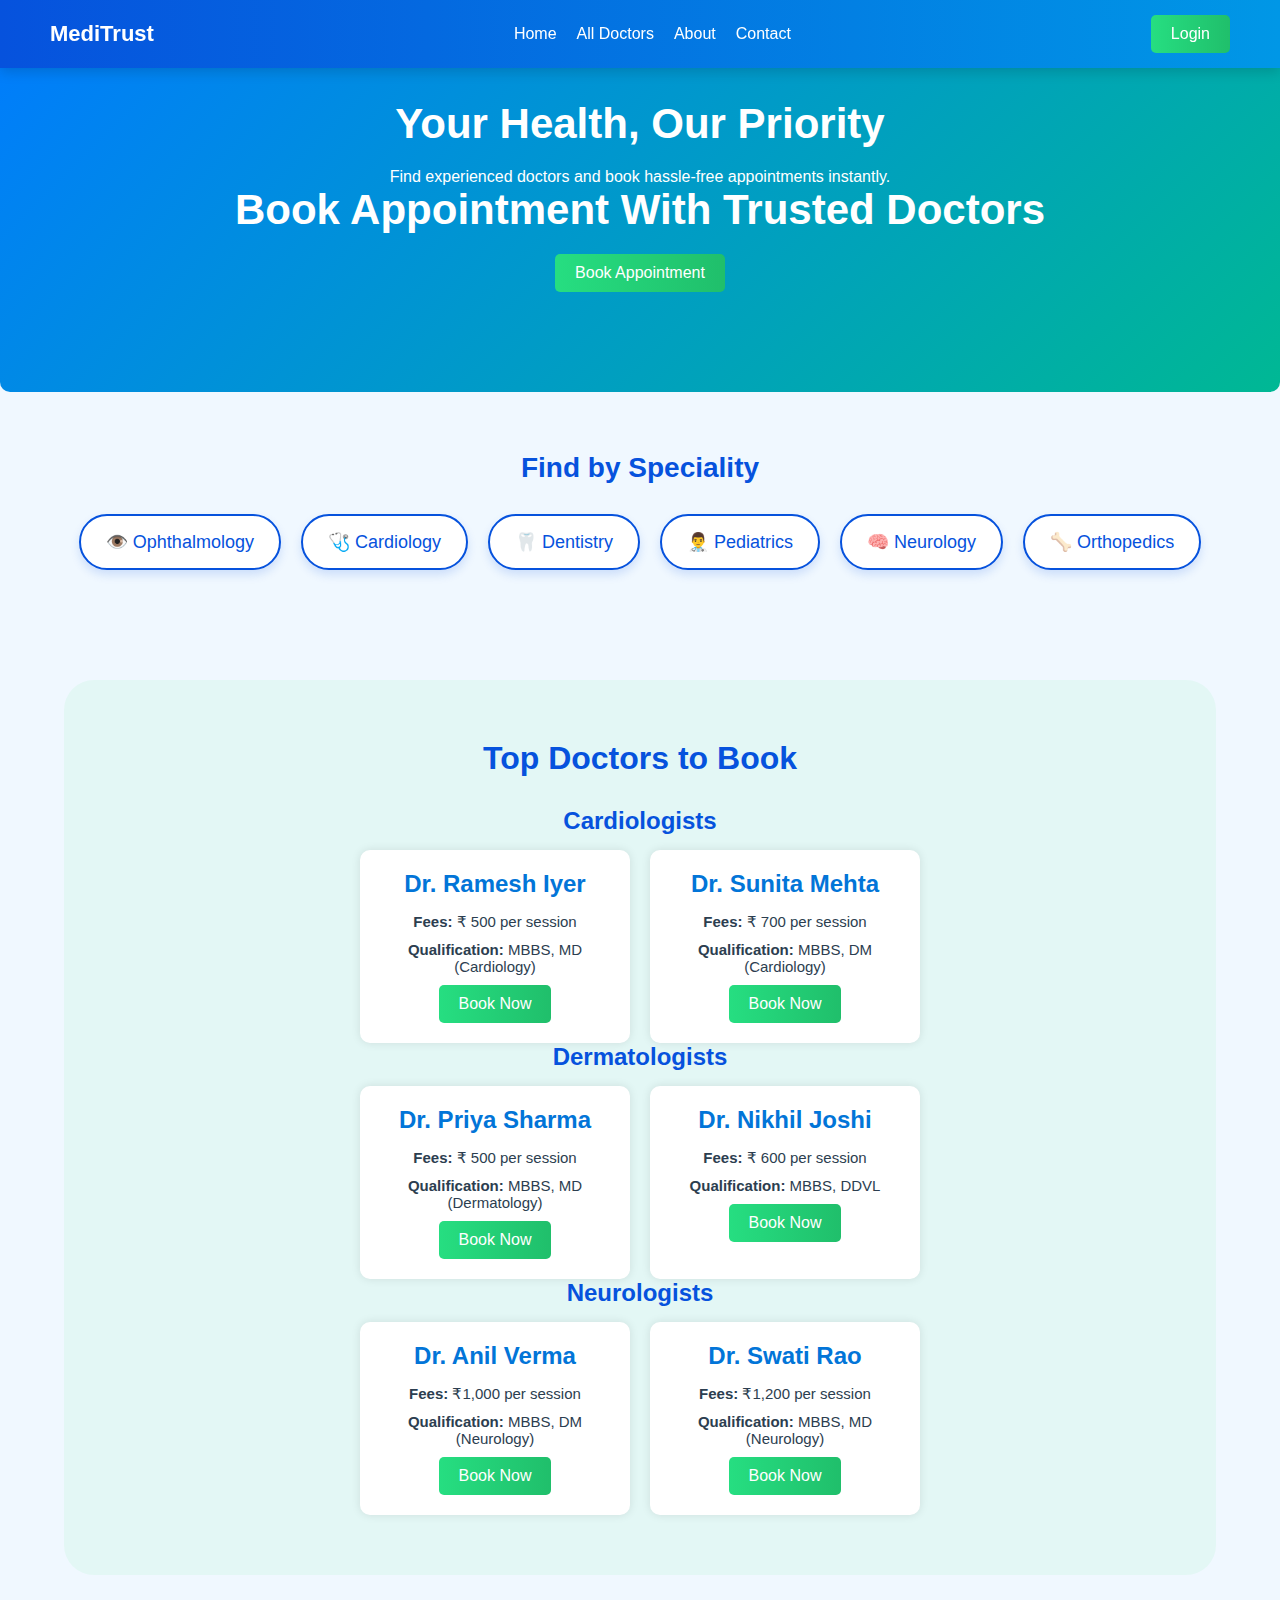
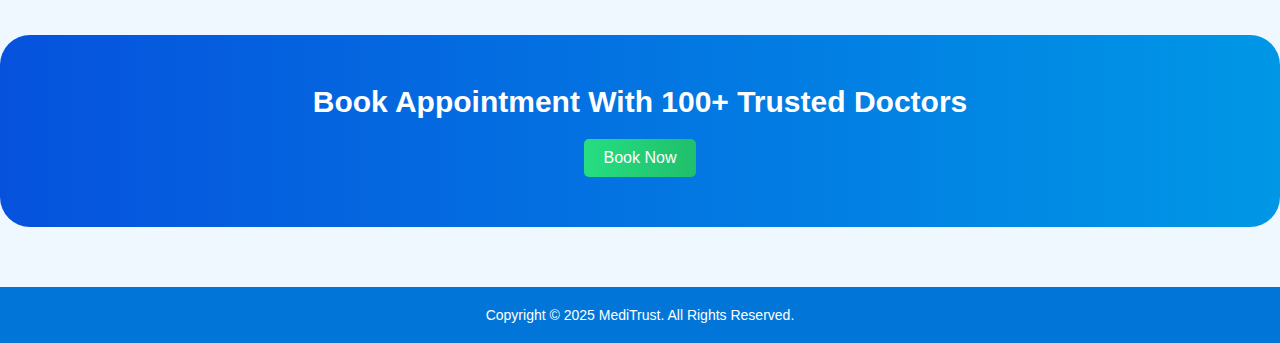
<file: doctor/index.html>
<!DOCTYPE html>
<html lang="en">
<head>
    <meta charset="UTF-8">
    <meta name="viewport" content="width=device-width, initial-scale=1.0">
    <title>MediTrust - Book Trusted Doctors</title>
    <link rel="stylesheet" href="styles.css">
</head>
<body>

    <!-- Navigation Bar -->
    <header class="navbar">
        <div class="logo">MediTrust</div>
        <nav>
            <ul>
                <li><a href="#">Home</a></li>
                <li><a href="#">All Doctors</a></li>
                <li><a href="#">About</a></li>
                <li><a href="#">Contact</a></li>
            </ul>
        </nav>
        <div class="nav-buttons">
            <button class="btn login-btn">Login</button>
           
        </div>
    </header>

    <!-- Hero Section -->
    <section class="hero">
        <div class="hero-content">
            <h1>Your Health, Our Priority</h1>
            <p>Find experienced doctors and book hassle-free appointments instantly.</p>
            <h1>Book Appointment With Trusted Doctors</h1>
            <button class="btn book-btn">
                <a href="doctor-profile.html">Book Appointment</a>
            </button>
        </div>
    </section>

    <!-- Speciality Section -->
    <section class="speciality">
        <h2>Find by Speciality</h2>
        <div class="icons">
            <div class="icon">👁️ Ophthalmology</div>
            <div class="icon">🩺 Cardiology</div>
            <div class="icon">🦷 Dentistry</div>
            <div class="icon">👨‍⚕️ Pediatrics</div>
            <div class="icon">🧠 Neurology</div>
            <div class="icon">🦴 Orthopedics</div>
        </div>
    </section>

    <!-- Doctors Section -->
    <section class="doctors">
        <h2>Top Doctors to Book</h2>

        <!-- Cardiologists -->
        <h3>Cardiologists</h3>
        <div class="doctor-list">
            <div class="doctor-card">
                <h3>Dr. Ramesh Iyer</h3>
                <p><strong>Fees:</strong> ₹ 500 per session</p>
                <p><strong>Qualification:</strong> MBBS, MD (Cardiology)</p>
                <button class="btn">Book Now</button>
            </div>
            <div class="doctor-card">
                <h3>Dr. Sunita Mehta</h3>
                <p><strong>Fees:</strong> ₹ 700 per session</p>
                <p><strong>Qualification:</strong> MBBS, DM (Cardiology)</p>
                <button class="btn">Book Now</button>
            </div>
        </div>

        <!-- Dermatologists -->
        <h3>Dermatologists</h3>
        <div class="doctor-list">
            <div class="doctor-card">
                <h3>Dr. Priya Sharma</h3>
                <p><strong>Fees:</strong> ₹ 500 per session</p>
                <p><strong>Qualification:</strong> MBBS, MD (Dermatology)</p>
                <button class="btn">Book Now</button>
            </div>
            <div class="doctor-card">
                <h3>Dr. Nikhil Joshi</h3>
                <p><strong>Fees:</strong> ₹ 600 per session</p>
                <p><strong>Qualification:</strong> MBBS, DDVL</p>
                <button class="btn">Book Now</button>
            </div>
        </div>

        <!-- Neurologists -->
        <h3>Neurologists</h3>
        <div class="doctor-list">
            <div class="doctor-card">
                <h3>Dr. Anil Verma</h3>
                <p><strong>Fees:</strong> ₹1,000 per session</p>
                <p><strong>Qualification:</strong> MBBS, DM (Neurology)</p>
                <button class="btn">Book Now</button>
            </div>
            <div class="doctor-card">
                <h3>Dr. Swati Rao</h3>
                <p><strong>Fees:</strong> ₹1,200 per session</p>
                <p><strong>Qualification:</strong> MBBS, MD (Neurology)</p>
                <button class="btn">Book Now</button>
            </div>
        </div>
    </section>

    <!-- Call to Action -->
    <section class="cta">
        <h2>Book Appointment With 100+ Trusted Doctors</h2>
        <button class="btn">Book Now</button>
    </section>

    <!-- Footer -->
    <footer>
        <p>Copyright © 2025 MediTrust. All Rights Reserved.</p>
    </footer>

</body>
</html>
</file>
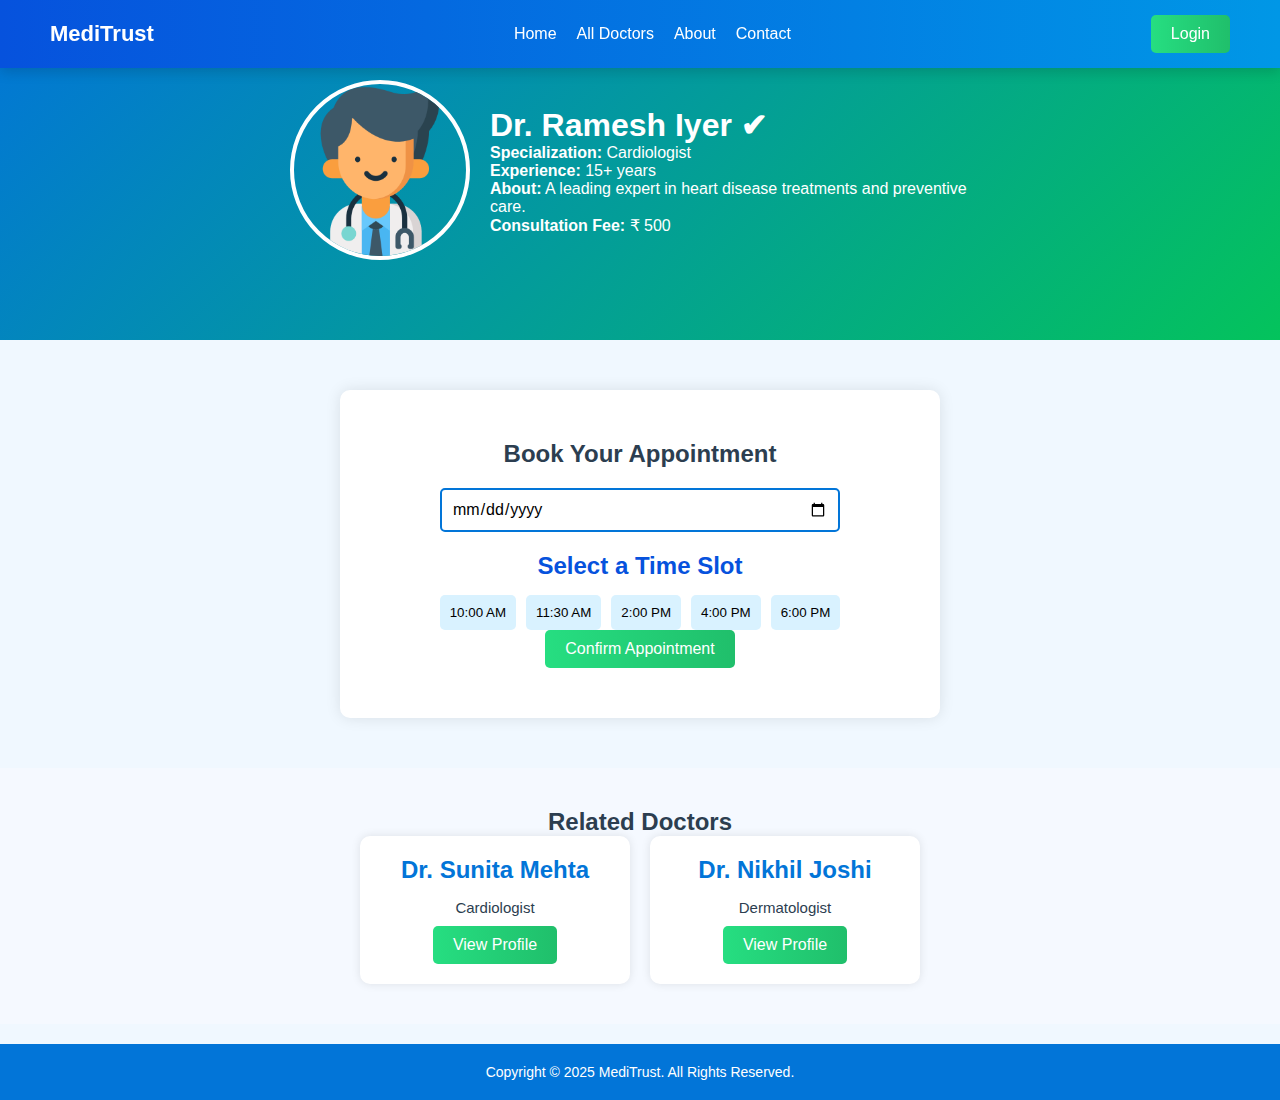
<file: doctor/doctor-profile.html>
<!DOCTYPE html>
<html lang="en">
<head>
    <meta charset="UTF-8">
    <meta name="viewport" content="width=device-width, initial-scale=1.0">
    <title>MediTrust - Doctor Profile</title>
    <link rel="stylesheet" href="styles.css">
</head>
<body>

    <!-- Navigation Bar -->
    <header class="navbar">
        <div class="logo">MediTrust</div>
        <nav>
            <ul>
                <li><a href="#">Home</a></li>
                <li><a href="#">All Doctors</a></li>
                <li><a href="#">About</a></li>
                <li><a href="#">Contact</a></li>
            </ul>
        </nav>
        <button class="btn">Login</button>
    </header>

    <!-- Doctor Profile Section -->
    <section class="doctor-profile">
        <div class="profile-container">
            <img src="doctor.png" alt="Doctor Image" class="doctor-img">
            <div class="doctor-info">
                <h1>Dr. Ramesh Iyer <span class="verified">✔</span></h1>
                <p><strong>Specialization:</strong> Cardiologist</p>
                <p><strong>Experience:</strong> 15+ years</p>
                <p><strong>About:</strong> A leading expert in heart disease treatments and preventive care.</p>
                <p><strong>Consultation Fee:</strong> ₹ 500</p>
            </div>
        </div>
    </section>

    <!-- Booking Slots (Selectable Time) -->
    <section class="booking">
        <h2>Book Your Appointment</h2>
        <div class="calendar-container">
            <input type="date" class="date-picker">
        </div>
        <h3>Select a Time Slot</h3>
        <div class="time-slots">
            <button class="time-btn" onclick="selectTime(this)">10:00 AM</button>
            <button class="time-btn" onclick="selectTime(this)">11:30 AM</button>
            <button class="time-btn" onclick="selectTime(this)">2:00 PM</button>
            <button class="time-btn" onclick="selectTime(this)">4:00 PM</button>
            <button class="time-btn" onclick="selectTime(this)">6:00 PM</button>
        </div>
        <button class="btn" id="confirm-btn">Confirm Appointment</button>
    </section>

    <!-- Related Doctors Section -->
    <section class="related-doctors">
        <h2>Related Doctors</h2>
        <div class="doctor-list">
            <div class="doctor-card">
                <h3>Dr. Sunita Mehta</h3>
                <p>Cardiologist</p>
                <button class="btn">View Profile</button>
            </div>
            <div class="doctor-card">
                <h3>Dr. Nikhil Joshi</h3>
                <p>Dermatologist</p>
                <button class="btn">View Profile</button>
            </div>
        </div>
    </section>

    <!-- Footer -->
    <footer>
        <p>Copyright © 2025 MediTrust. All Rights Reserved.</p>
    </footer>

    <!-- JavaScript -->
    <script>
        function selectTime(button) {
            let buttons = document.querySelectorAll(".time-btn");
            buttons.forEach(btn => btn.classList.remove("selected"));
            button.classList.add("selected");

            let confirmBtn = document.getElementById("confirm-btn");
            confirmBtn.innerText = "Confirm Appointment at " + button.innerText;
        }
    </script>

</body>
</html>
</file>
<file: doctor/styles.css>
/* General Styles */
body {
  font-family: 'Poppins', sans-serif;
  margin: 0;
  padding: 0;
  background-color: #f0f8ff;
  color: #2c3e50;
}

/* Navigation Bar */
.navbar {
  display: flex;
  justify-content: space-between;
  align-items: center;
  background: linear-gradient(90deg, #0652DD, #0097e6);
  padding: 15px 50px;
  color: white;
  position: fixed;
  width: 100%;
  top: 0;
  z-index: 1000;
  box-shadow: 0px 4px 12px rgba(0, 0, 0, 0.15);
}

.navbar .logo {
  font-size: 24px;
  font-weight: bold;
}

.navbar ul {
  list-style: none;
  display: flex;
  gap: 25px;
}

.navbar ul li {
  display: inline;
}

.navbar ul li a {
  text-decoration: none;
  color: white;
  font-size: 16px;
  transition: color 0.3s ease-in-out;
}

.navbar ul li a:hover {
  color: #26de81;
}

/* Buttons */
.book-btn a {
  text-decoration: none;
  color: inherit;
  font-weight: inherit;
  font-size: inherit;
  display: block;
  width: 100%;
  height: 100%;
}

.btn {
  background: linear-gradient(90deg, #26de81, #20bf6b);
  color: white;
  padding: 12px 22px;
  border: none;
  font-size: 16px;
  cursor: pointer;
  border-radius: 8px;
  transition: 0.4s ease-in-out;
}

.btn:hover {
  background: linear-gradient(90deg, #20bf6b, #0a9844);
  transform: scale(1.05);
  box-shadow: 0px 5px 15px rgba(32, 191, 107, 0.4);
}

/* Hero Section Styling */
.hero {
  background: linear-gradient(135deg, #007bff, #00b894); /* Blue-Green Gradient */
  color: white;
  text-align: center;
  padding: 100px 20px;
  border-radius: 10px;
  position: relative;
  overflow: hidden;
}
.hero h1 {
  font-size: 42px;
  margin-bottom: 20px;
}

/* Speciality Section */
.speciality {
  text-align: center;
  padding: 60px 30px;
}

.speciality h2 {
  font-size: 28px;
  margin-bottom: 30px;
  color: #0652DD;
}

.icons {
  display: flex;
  justify-content: center;
  gap: 20px;
  flex-wrap: wrap;
}

.icon {
  background: white;
  color: #0652DD;
  padding: 15px 25px;
  border-radius: 50px;
  font-size: 18px;
  cursor: pointer;
  transition: 0.3s ease-in-out;
  border: 2px solid #0652DD;
  box-shadow: 0px 5px 10px rgba(6, 82, 221, 0.15);
}

.icon:hover {
  background: #0652DD;
  color: white;
  transform: scale(1.1);
}

/* Doctors Section */
.doctors {
  text-align: center;
  padding: 60px 30px;
  background: #e3f7f5;
  border-radius: 30px;
  margin: 50px auto;
  width: 90%;
}

.doctors h2 {
  font-size: 32px;
  margin-bottom: 30px;
  color: #0652DD;
}

h3 {
  color: #0652DD;
  font-size: 24px;
  margin-bottom: 15px;
}

.doctor-list {
  display: flex;
  flex-wrap: wrap;
  justify-content: center;
  gap: 25px;
}

.doctor-card {
  background: white;
  border-radius: 12px;
  box-shadow: 0px 4px 12px rgba(0, 0, 0, 0.1);
  padding: 20px;
  width: 270px;
  text-align: center;
  transition: transform 0.3s ease, box-shadow 0.3s ease;
  position: relative;
  overflow: hidden;
}

.doctor-card:hover {
  transform: scale(1.05);
  box-shadow: 0px 8px 20px rgba(0, 0, 0, 0.15);
}

/* Hover Animation */
.doctor-card::before {
  content: "";
  position: absolute;
  top: -100%;
  left: 0;
  width: 100%;
  height: 100%;
  background: rgba(38, 222, 129, 0.2);
  transition: 0.3s ease-in-out;
}

.doctor-card:hover::before {
  top: 0;
}

.doctor-card p {
  font-size: 15px;
  margin: 10px 0;
}

/* Call to Action */
.cta {
  background: linear-gradient(to right, #0652DD, #0097e6);
  color: white;
  text-align: center;
  padding: 50px;
  margin: 60px 0;
  border-radius: 30px;
}

.cta h2 {
  font-size: 30px;
  margin-bottom: 20px;
}

/* Footer */
footer {
  background: #222;
  color: white;
  text-align: center;
  padding: 20px;
  font-size: 14px;
}

/* Animations */
@keyframes fadeIn {
  from {
      opacity: 0;
      transform: translateY(-20px);
  }
  to {
      opacity: 1;
      transform: translateY(0);
  }
}


/*schedule*/
/* Google Font */
@import url('https://fonts.googleapis.com/css2?family=Poppins:wght@300;400;600&display=swap');

* {
    margin: 0;
    padding: 0;
    box-sizing: border-box;
    font-family: 'Poppins', sans-serif;
}

body {
    background: #F0F8FF;
}

/* Navbar */
.navbar {
    display: flex;
    justify-content: space-between;
    align-items: center;
    background-color: #0275D8;
    padding: 15px 50px;
    color: white;
    position: fixed;
    width: 100%;
    top: 0;
    z-index: 1000;
}

.navbar .logo {
    font-size: 22px;
    font-weight: 600;
}

.navbar ul {
    list-style: none;
    display: flex;
    gap: 20px;
}

.navbar ul li a {
    color: white;
    text-decoration: none;
}

.btn {
    background-color: #04C35C;
    color: white;
    border: none;
    padding: 10px 20px;
    border-radius: 5px;
    cursor: pointer;
    transition: 0.3s ease-in-out;
}

.btn:hover {
    background-color: #028F42;
}

/* Doctor Profile */
.doctor-profile {
    background: linear-gradient(135deg, #0275D8, #04C35C);
    padding: 80px 40px;
    text-align: center;
    color: white;
}

.profile-container {
    display: flex;
    justify-content: center;
    align-items: center;
    gap: 20px;
}

.doctor-img {
    width: 180px;
    border-radius: 50%;
    border: 4px solid white;
}

.doctor-info {
    max-width: 500px;
    text-align: left;
}

/* Booking Section */
.booking {
    background: white;
    padding: 50px;
    text-align: center;
    box-shadow: 0 0 15px rgba(0, 0, 0, 0.1);
    border-radius: 10px;
    margin: 50px auto;
    max-width: 600px;
}

.calendar-container {
    margin: 20px 0;
}

.date-picker {
    width: 80%;
    padding: 10px;
    border: 2px solid #0275D8;
    border-radius: 5px;
    font-size: 16px;
    cursor: pointer;
}

.time-slots {
    display: flex;
    justify-content: center;
    gap: 10px;
    margin-top: 10px;
}

.time-btn {
    background-color: #D9F2FF;
    padding: 10px;
    border: none;
    border-radius: 5px;
    cursor: pointer;
    transition: 0.3s;
}

.time-btn:hover {
    background-color: #0275D8;
    color: white;
}

.time-btn.selected {
    background-color: #0275D8;
    color: white;
    font-weight: bold;
}

/* Related Doctors */
.related-doctors {
    background: #F5F9FF;
    padding: 40px;
    text-align: center;
}

.doctor-list {
    display: flex;
    justify-content: center;
    gap: 20px;
}

.doctor-card {
    background: white;
    padding: 20px;
    border-radius: 10px;
    box-shadow: 0 0 10px rgba(0, 0, 0, 0.1);
}

.doctor-card h3 {
    color: #0275D8;
}

/* Footer */
footer {
    background: #0275D8;
    color: white;
    text-align: center;
    padding: 20px;
    margin-top: 20px;
}
</file>
